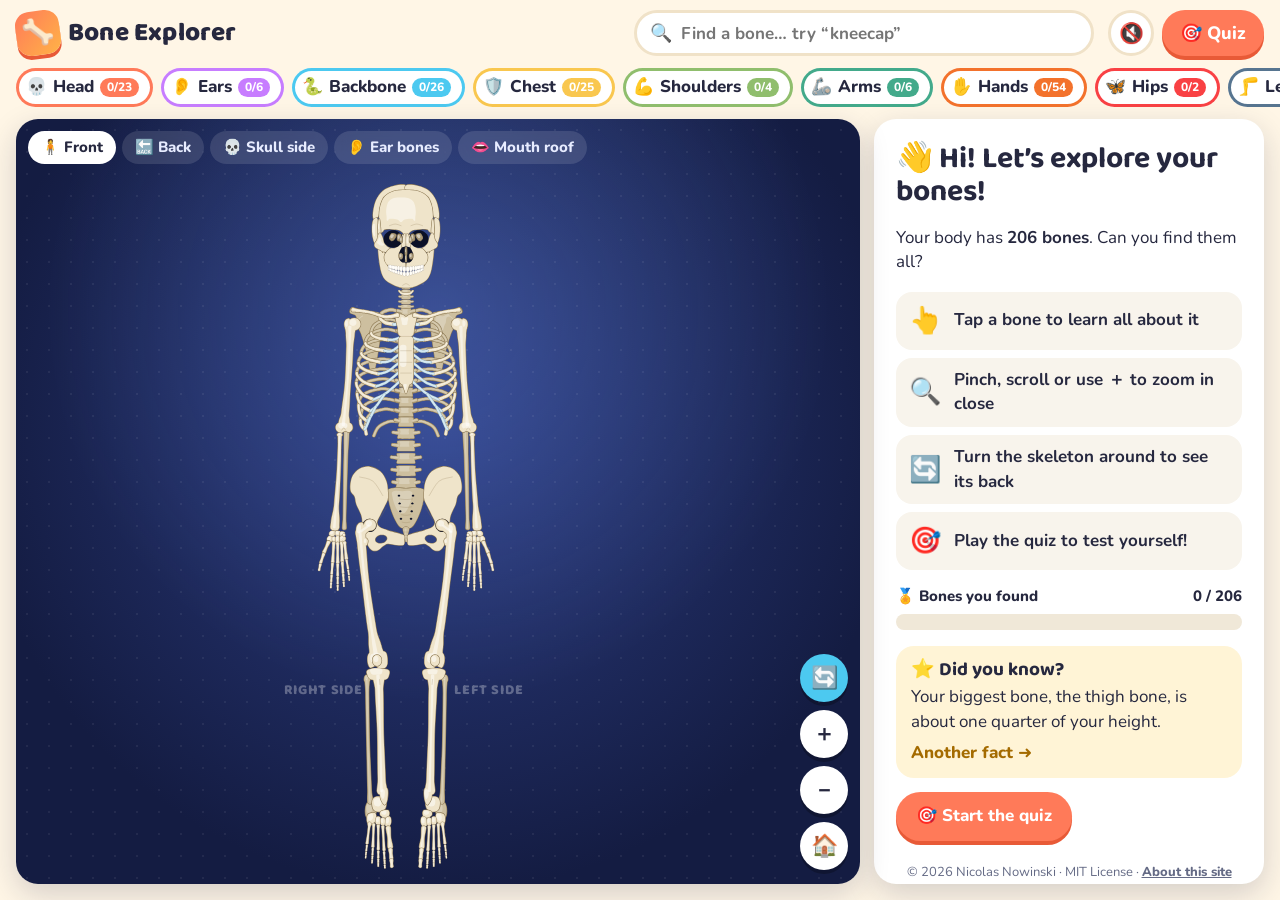
<file: index.html>
<!doctype html>
<!-- Bone Explorer | Copyright (c) 2026 Nicolas Nowinski | MIT License -->
<html lang="en">
<head>
  <meta charset="utf-8">
  <meta name="viewport" content="width=device-width, initial-scale=1, viewport-fit=cover">
  <title>Bone Explorer</title>
  <meta name="description" content="Explore all 206 bones of the human skeleton. Zoom in, tap a bone, and learn fun facts!">
  <meta name="author" content="Nicolas Nowinski">
  <meta name="theme-color" content="#1b2654">
  <link rel="icon" href="data:image/svg+xml,<svg xmlns='http://www.w3.org/2000/svg' viewBox='0 0 100 100'><text y='.9em' font-size='90'>🦴</text></svg>">
  <link rel="preconnect" href="https://fonts.googleapis.com">
  <link rel="preconnect" href="https://fonts.gstatic.com" crossorigin>
  <link href="https://fonts.googleapis.com/css2?family=Baloo+2:wght@600;700;800&family=Nunito:wght@500;700;800&display=swap" rel="stylesheet">
  <link rel="stylesheet" href="css/style.css">
</head>
<body>
  <header class="topbar">
    <a class="brand" href="#" id="brand" aria-label="Bone Explorer home">
      <span class="logo" aria-hidden="true">🦴</span>
      <span class="brand-text">Bone Explorer</span>
    </a>
    <div class="search" id="search-box">
      <span class="search-icon" aria-hidden="true">🔍</span>
      <input id="search" type="search" placeholder="Find a bone… try “kneecap”" autocomplete="off" spellcheck="false"
             aria-label="Search for a bone" aria-controls="search-results" aria-expanded="false" role="combobox">
      <ul id="search-results" class="search-results" role="listbox" hidden></ul>
    </div>
    <div class="top-actions">
      <button class="icon-btn only-mobile" id="btn-search" aria-label="Search">🔍</button>
      <button class="icon-btn" id="btn-sound" aria-pressed="false" title="Read bones out loud" aria-label="Read bones out loud">🔇</button>
      <button class="pill quiz-btn" id="btn-quiz">🎯 <span>Quiz</span></button>
    </div>
  </header>

  <nav class="regions" id="regions" aria-label="Body parts"></nav>

  <main class="stage" id="stage">
    <section class="canvas-wrap" id="canvas-wrap">
      <svg id="skeleton" role="img" aria-label="Interactive skeleton. Tap a bone to learn about it." xmlns="http://www.w3.org/2000/svg">
        <defs>
          <filter id="glow" x="-50%" y="-50%" width="200%" height="200%">
            <feGaussianBlur in="SourceAlpha" stdDeviation="3" result="b"/>
            <feFlood flood-color="#ffd166" result="c"/>
            <feComposite in="c" in2="b" operator="in" result="g"/>
            <feMerge><feMergeNode in="g"/><feMergeNode in="g"/><feMergeNode in="SourceGraphic"/></feMerge>
          </filter>
        </defs>
        <g id="scene-root"></g>
      </svg>

      <div class="scene-tabs" id="scene-tabs" role="tablist" aria-label="Views"></div>

      <div class="head-chips" id="head-chips" hidden>
        <button data-goto="side">💀 Skull from the side</button>
        <button data-goto="ear">👂 Tiny ear bones</button>
        <button data-goto="palate">👄 Roof of the mouth</button>
      </div>

      <div class="zoom-ctrls">
        <button class="round" id="btn-turn" title="Turn the skeleton around" aria-label="Turn around">🔄</button>
        <button class="round" id="zoom-in" aria-label="Zoom in">＋</button>
        <button class="round" id="zoom-out" aria-label="Zoom out">－</button>
        <button class="round" id="zoom-home" aria-label="Show the whole skeleton">🏠</button>
      </div>

      <div class="quizbar" id="quizbar" hidden>
        <div class="quiz-top">
          <span class="quiz-count" id="quiz-count">1 / 10</span>
          <span class="quiz-score" id="quiz-score">⭐ 0</span>
          <button class="quiz-x" id="quiz-stop" aria-label="Stop quiz">✕</button>
        </div>
        <div class="quiz-q" id="quiz-q"></div>
        <div class="quiz-msg" id="quiz-msg" aria-live="polite"></div>
        <div class="quiz-actions">
          <button class="pill soft" id="quiz-say" aria-label="Read the question out loud">🔊</button>
          <button class="pill soft" id="quiz-hint">💡 Hint</button>
          <button class="pill soft" id="quiz-skip">Skip ⏭</button>
          <button class="pill go" id="quiz-next" hidden>Next ▶</button>
        </div>
      </div>

      <div class="tooltip" id="tooltip" hidden></div>
      <div class="sel-tag" id="sel-tag" hidden></div>
      <div class="toast" id="toast" aria-live="polite"></div>
    </section>

    <aside class="panel" id="panel" aria-live="polite">
      <button class="grab" id="grab" aria-label="Show or hide the info card"><span></span></button>
      <div class="panel-body" id="panel-body"></div>
    </aside>
  </main>

  <div class="modal" id="modal" hidden>
    <div class="modal-card" id="modal-card" role="dialog" aria-modal="true"></div>
  </div>
  <div class="confetti" id="confetti" aria-hidden="true"></div>

  <script src="js/geo.js"></script>
  <script src="js/scenes.js"></script>
  <script src="js/bones.js"></script>
  <script src="js/viewer.js"></script>
  <script src="js/app.js"></script>
</body>
</html>
</file>
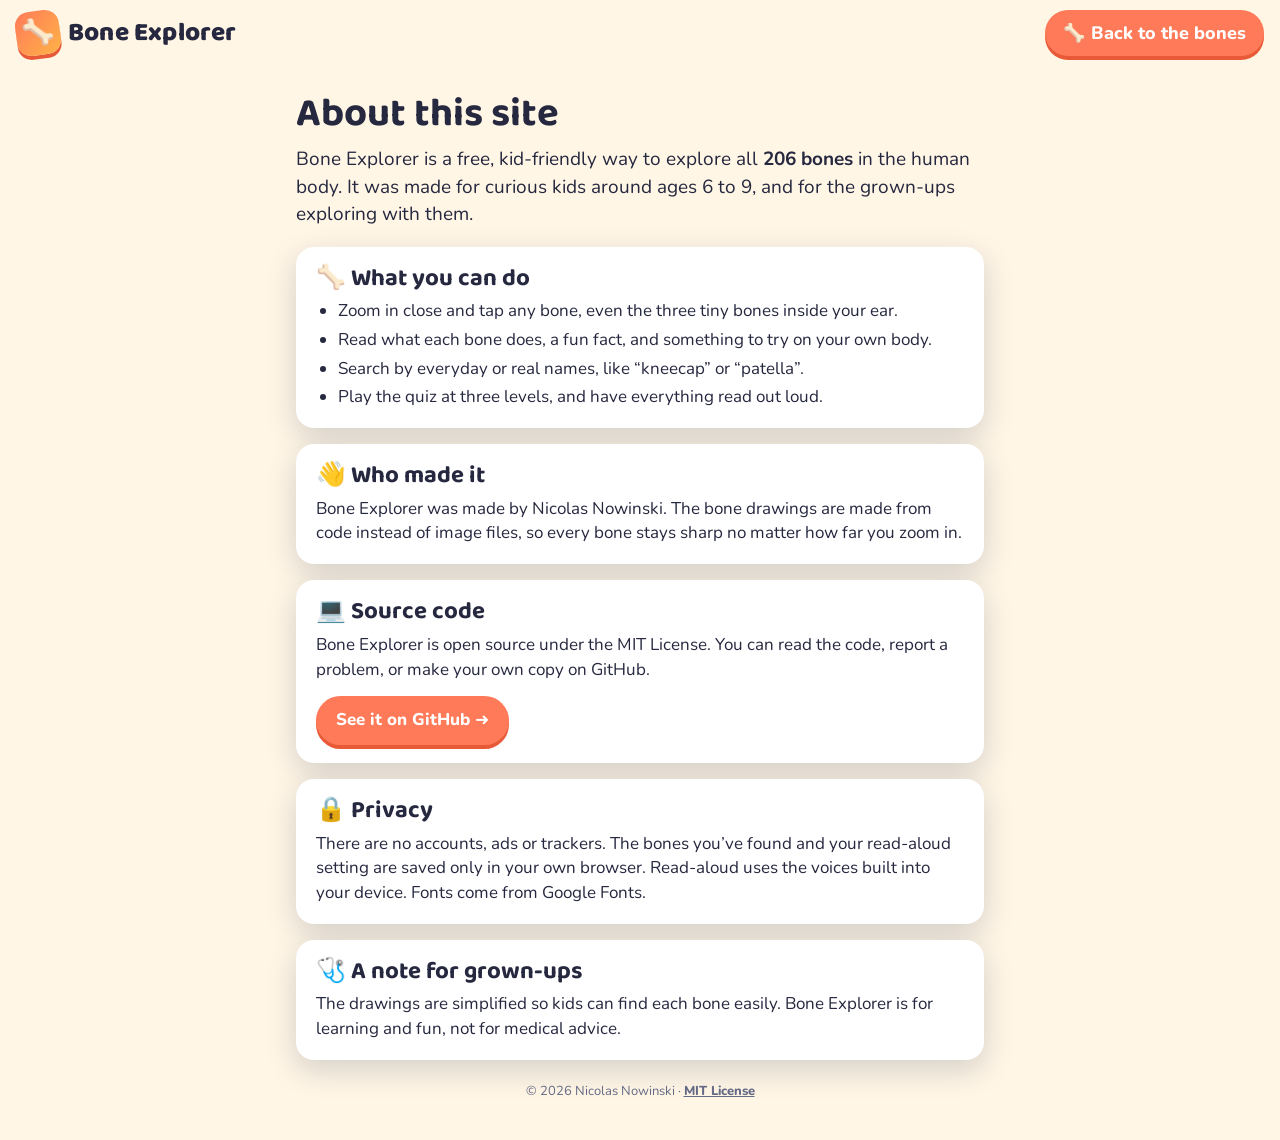
<file: about.html>
<!doctype html>
<!-- Bone Explorer | Copyright (c) 2026 Nicolas Nowinski | MIT License -->
<html lang="en">
<head>
  <meta charset="utf-8">
  <meta name="viewport" content="width=device-width, initial-scale=1, viewport-fit=cover">
  <title>About Bone Explorer</title>
  <meta name="description" content="Where Bone Explorer came from, how it works, and where to find its source code.">
  <meta name="author" content="Nicolas Nowinski">
  <meta name="theme-color" content="#1b2654">
  <link rel="icon" href="data:image/svg+xml,<svg xmlns='http://www.w3.org/2000/svg' viewBox='0 0 100 100'><text y='.9em' font-size='90'>🦴</text></svg>">
  <link rel="preconnect" href="https://fonts.googleapis.com">
  <link rel="preconnect" href="https://fonts.gstatic.com" crossorigin>
  <link href="https://fonts.googleapis.com/css2?family=Baloo+2:wght@600;700;800&family=Nunito:wght@500;700;800&display=swap" rel="stylesheet">
  <link rel="stylesheet" href="css/style.css">
</head>
<body class="page">
  <header class="topbar">
    <a class="brand" href="./" aria-label="Bone Explorer home">
      <span class="logo" aria-hidden="true">🦴</span>
      <span class="brand-text">Bone Explorer</span>
    </a>
    <div class="top-actions">
      <a class="pill quiz-btn" href="./" aria-label="Back to the bones">🦴 <span>Back to the bones</span></a>
    </div>
  </header>

  <main class="about">
    <h1>About this site</h1>
    <p class="lead">Bone Explorer is a free, kid-friendly way to explore all <b>206 bones</b> in the human body. It was made for curious kids around ages 6 to 9, and for the grown-ups exploring with them.</p>

    <section class="box">
      <h2>🦴 What you can do</h2>
      <ul>
        <li>Zoom in close and tap any bone, even the three tiny bones inside your ear.</li>
        <li>Read what each bone does, a fun fact, and something to try on your own body.</li>
        <li>Search by everyday or real names, like “kneecap” or “patella”.</li>
        <li>Play the quiz at three levels, and have everything read out loud.</li>
      </ul>
    </section>

    <section class="box">
      <h2>👋 Who made it</h2>
      <p>Bone Explorer was made by Nicolas Nowinski. The bone drawings are made from code instead of image files, so every bone stays sharp no matter how far you zoom in.</p>
    </section>

    <section class="box">
      <h2>💻 Source code</h2>
      <p>Bone Explorer is open source under the MIT License. You can read the code, report a problem, or make your own copy on GitHub.</p>
      <p><a class="big-btn orange" href="https://github.com/nicknow/bone-explorer">See it on GitHub ➜</a></p>
    </section>

    <section class="box">
      <h2>🔒 Privacy</h2>
      <p>There are no accounts, ads or trackers. The bones you’ve found and your read-aloud setting are saved only in your own browser. Read-aloud uses the voices built into your device. Fonts come from Google Fonts.</p>
    </section>

    <section class="box">
      <h2>🩺 A note for grown-ups</h2>
      <p>The drawings are simplified so kids can find each bone easily. Bone Explorer is for learning and fun, not for medical advice.</p>
    </section>

    <p class="copyright">© 2026 Nicolas Nowinski · <a href="https://github.com/nicknow/bone-explorer/blob/main/LICENSE">MIT License</a></p>
  </main>
</body>
</html>
</file>
<file: css/style.css>
/*! Bone Explorer | Copyright (c) 2026 Nicolas Nowinski | MIT License */
:root {
  --bg: #fff6e6;
  --ink: #26283f;
  --muted: #646a85;
  --card: #ffffff;
  --line: #f0e2c8;
  --accent: #ff7a59;
  --accent-dark: #e85a37;
  --sky: #4cc9f0;
  --good: #22b573;
  --bad: #ef476f;
  --sun: #ffd166;
  --stage-1: #2c3d82;
  --stage-2: #141c42;
  --bone: #efe4ca;
  --bone-far: #cdbf9f;
  --bone-deep: #a89878;
  --bone-edge: #8c7853;
  --rc: #4cc9f0;
  --panel-w: 390px;
  --peek: 84px;
  --radius: 22px;
  --shadow: 0 10px 30px rgba(20, 28, 66, .18);
  --font-head: 'Baloo 2', 'Trebuchet MS', system-ui, sans-serif;
  --font-body: 'Nunito', system-ui, -apple-system, 'Segoe UI', sans-serif;
}

* { box-sizing: border-box; }
html, body { height: 100%; }
body {
  margin: 0;
  background: var(--bg);
  color: var(--ink);
  font-family: var(--font-body);
  font-size: 17px;
  line-height: 1.45;
  display: grid;
  grid-template-rows: auto auto 1fr;
  height: 100dvh;
  overflow: hidden;
  -webkit-tap-highlight-color: transparent;
}
button { font: inherit; color: inherit; cursor: pointer; }
button:focus-visible, input:focus-visible, a:focus-visible { outline: 3px solid var(--sky); outline-offset: 2px; }
[hidden] { display: none !important; }

/* ---------- top bar ---------- */
.topbar {
  display: flex; align-items: center; gap: 14px;
  padding: 10px 16px;
  padding-top: max(10px, env(safe-area-inset-top));
  background: var(--bg);
  position: relative; z-index: 30;
}
.brand { display: flex; align-items: center; gap: 8px; text-decoration: none; color: var(--ink); flex: none; }
.logo {
  display: grid; place-items: center; width: 44px; height: 44px; border-radius: 14px;
  background: linear-gradient(135deg, var(--accent), #ffb347); font-size: 26px;
  box-shadow: 0 4px 0 var(--accent-dark); transform: rotate(-8deg);
}
.brand-text { font-family: var(--font-head); font-weight: 800; font-size: 26px; letter-spacing: .2px; line-height: 1; }

.search { position: relative; flex: 1; max-width: 460px; margin-left: auto; }
.search input {
  width: 100%; height: 46px; border-radius: 999px; border: 3px solid var(--line);
  padding: 0 16px 0 44px; font: inherit; font-weight: 700; background: #fff; color: var(--ink);
}
.search input:focus { border-color: var(--sky); outline: none; }
.search-icon { position: absolute; left: 16px; top: 50%; transform: translateY(-50%); font-size: 18px; pointer-events: none; }
.search-results {
  position: absolute; top: calc(100% + 6px); left: 0; right: 0; margin: 0; padding: 6px; list-style: none;
  background: #fff; border-radius: 18px; box-shadow: var(--shadow); max-height: 60vh; overflow: auto; z-index: 50;
}
.search-results li {
  display: flex; align-items: center; gap: 10px; padding: 9px 12px; border-radius: 12px; cursor: pointer;
}
.search-results li[aria-selected="true"], .search-results li:hover { background: #fff1d9; }
.search-results .em { font-size: 22px; flex: none; }
.search-results .nm { font-weight: 800; }
.search-results .sc { color: var(--muted); font-size: 14px; }
.search-results .none { color: var(--muted); cursor: default; }

.top-actions { display: flex; align-items: center; gap: 8px; flex: none; }
.icon-btn {
  width: 46px; height: 46px; border-radius: 50%; border: 3px solid var(--line); background: #fff; font-size: 20px;
  display: grid; place-items: center;
}
.icon-btn[aria-pressed="true"] { background: #e5f8ff; border-color: var(--sky); }
.pill {
  border: 0; border-radius: 999px; padding: 10px 18px; font-weight: 800; background: #fff; box-shadow: 0 3px 0 rgba(0,0,0,.12);
  transition: transform .1s;
}
.pill:active { transform: translateY(2px); box-shadow: 0 1px 0 rgba(0,0,0,.12); }
.quiz-btn { background: var(--accent); color: #fff; box-shadow: 0 4px 0 var(--accent-dark); font-size: 18px; height: 46px; }
.only-mobile { display: none; }

/* ---------- region chips ---------- */
.regions {
  display: flex; gap: 8px; padding: 2px 16px 12px; overflow-x: auto; scrollbar-width: none;
}
.regions::-webkit-scrollbar { display: none; }
.chip {
  flex: none; display: flex; align-items: center; gap: 6px; border: 0; border-radius: 999px;
  padding: 7px 14px 7px 10px; font-weight: 800; background: #fff; box-shadow: inset 0 0 0 3px var(--c, #ddd);
  white-space: nowrap;
}
.chip .n { font-size: 12px; font-weight: 800; color: #fff; background: var(--c); border-radius: 999px; padding: 1px 7px; }
.chip.active { background: var(--c); color: #fff; }
.chip.active .n { background: rgba(255,255,255,.3); }

/* ---------- stage ---------- */
.stage {
  display: grid; grid-template-columns: 1fr var(--panel-w); gap: 14px;
  padding: 0 16px 16px; min-height: 0;
}
.canvas-wrap {
  position: relative; min-height: 0; border-radius: var(--radius); overflow: hidden;
  background:
    radial-gradient(circle at 50% 25%, rgba(120, 160, 255, .25), transparent 55%),
    radial-gradient(circle at 50% 40%, var(--stage-1), var(--stage-2) 75%);
  box-shadow: var(--shadow);
}
.canvas-wrap::before {
  content: ''; position: absolute; inset: 0; pointer-events: none; opacity: .35;
  background-image: radial-gradient(rgba(255,255,255,.18) 1px, transparent 1.4px);
  background-size: 22px 22px;
}
#skeleton { position: absolute; inset: 0; width: 100%; height: 100%; touch-action: none; user-select: none; -webkit-user-select: none; cursor: grab; display: block; }
#skeleton.dragging { cursor: grabbing; }
#skeleton.flip { animation: flip .5s ease-in-out; }
@keyframes flip { 0% { transform: scaleX(1); } 50% { transform: scaleX(0.02); } 100% { transform: scaleX(1); } }

/* ---------- bones ---------- */
.bone { cursor: pointer; }
.bone .o { fill: var(--bone-edge); stroke: var(--bone-edge); stroke-linejoin: round; fill-rule: evenodd; transition: fill .15s, stroke .15s; }
.bone .f { fill: var(--bone); fill-rule: evenodd; transition: fill .15s; }
.bone.far .f { fill: var(--bone-far); }
.bone.deep .f { fill: var(--bone-deep); }
.bone .s, .decor .s { fill: #fff; opacity: .5; pointer-events: none; }
.bone.far .s { opacity: .25; }
.bone .dl { fill: none; stroke: var(--bone-edge); stroke-linecap: round; opacity: .55; pointer-events: none; }
.decor { pointer-events: none; }
.decor.hole .f { fill: #0b1026; }
.decor.cart .o { fill: #7f9fb0; stroke: #7f9fb0; stroke-linejoin: round; }
.decor.cart .f { fill: #cde4ee; }
.decor.cart .s { opacity: .35; }
.decor.tooth .o { fill: #a59f95; stroke: #a59f95; stroke-linejoin: round; }
.decor.tooth .f { fill: #fffdf7; }
.decor.soft .f { fill: #3b4c88; opacity: .8; }
.decor.drum .f { fill: #f2a7a7; }
.spiral { fill: none; stroke: #9fb3ea; stroke-width: 3.5; stroke-linecap: round; pointer-events: none; }
.note { fill: #fff; font-family: var(--font-head); font-weight: 700; font-size: 14px; pointer-events: none; }
.note.small { font-size: 11px; fill: #c8d3ff; }
.note.big { font-size: 18px; }
.side-label { fill: rgba(255,255,255,.3); font-family: var(--font-head); font-weight: 800; font-size: 34px; letter-spacing: 2px; text-transform: uppercase; pointer-events: none; }

.bone.rhl .f { fill: color-mix(in srgb, var(--rc) 28%, var(--bone)); }
.bone.rhl.far .f { fill: color-mix(in srgb, var(--rc) 28%, var(--bone-far)); }
.bone.rhl .o { fill: color-mix(in srgb, var(--rc) 60%, var(--bone-edge)); stroke: color-mix(in srgb, var(--rc) 60%, var(--bone-edge)); }
.bone.hover .f { fill: #ffe7a3; }
.bone.hover .o { fill: #d29a2c; stroke: #d29a2c; }
.bone.sel { filter: url(#glow); }
.bone.sel .f { fill: #ffb347; }
.bone.sel .o { fill: #b8560b; stroke: #b8560b; }
.bone.good .f { fill: #7ee2a8 !important; }
.bone.good .o { fill: #1d8a55 !important; stroke: #1d8a55 !important; }
.bone.bad .f { fill: #ff9fb3 !important; }
.bone.bad .o { fill: #c0284b !important; stroke: #c0284b !important; }
.bone.found-pulse { animation: pulse 1s ease-in-out 2; }
@keyframes pulse { 50% { opacity: .55; } }

/* ---------- floating controls on the canvas ---------- */
.scene-tabs {
  position: absolute; top: 12px; left: 12px; right: 12px; display: flex; gap: 6px; flex-wrap: wrap; pointer-events: none;
}
.scene-tabs button {
  pointer-events: auto; border: 0; border-radius: 999px; padding: 6px 13px; font-weight: 800; font-size: 15px;
  background: rgba(255,255,255,.12); color: #e7ecff; backdrop-filter: blur(6px); -webkit-backdrop-filter: blur(6px);
}
.scene-tabs button[aria-selected="true"] { background: #fff; color: var(--ink); }
.head-chips {
  position: absolute; left: 12px; bottom: 14px; display: flex; flex-direction: column; gap: 6px; align-items: flex-start;
}
.head-chips button {
  border: 0; border-radius: 999px; padding: 8px 14px; font-weight: 800; background: var(--sun); color: var(--ink);
  box-shadow: 0 3px 0 #d8a73a; animation: pop .35s ease-out;
}
@keyframes pop { from { transform: scale(.6); opacity: 0; } }
.zoom-ctrls { position: absolute; right: 12px; bottom: 14px; display: flex; flex-direction: column; gap: 8px; }
.round {
  width: 48px; height: 48px; border-radius: 50%; border: 0; background: #fff; font-size: 22px; font-weight: 800;
  box-shadow: 0 4px 0 rgba(0,0,0,.25); display: grid; place-items: center; line-height: 1;
}
.round:active { transform: translateY(2px); box-shadow: 0 2px 0 rgba(0,0,0,.25); }
#btn-turn { background: var(--sky); color: #fff; }

.tooltip {
  position: absolute; pointer-events: none; z-index: 5; background: #fff; color: var(--ink); border-radius: 12px;
  padding: 5px 11px; font-weight: 800; font-size: 15px; box-shadow: var(--shadow); white-space: nowrap;
  transform: translate(-50%, calc(-100% - 16px));
}
.tooltip small { display: block; font-weight: 700; color: var(--muted); font-size: 12px; }
.sel-tag {
  position: absolute; pointer-events: none; z-index: 4; background: var(--accent); color: #fff; border-radius: 999px;
  padding: 4px 12px; font-family: var(--font-head); font-weight: 800; font-size: 16px; white-space: nowrap;
  transform: translate(-50%, calc(-100% - 10px)); box-shadow: 0 3px 0 var(--accent-dark);
}
.sel-tag::after {
  content: ''; position: absolute; left: 50%; bottom: -6px; margin-left: -6px; border: 6px solid transparent; border-bottom: 0;
  border-top-color: var(--accent);
}
.toast {
  position: absolute; left: 50%; top: 58px; transform: translate(-50%, -12px); opacity: 0; transition: .25s;
  background: #fff; color: var(--ink); padding: 8px 16px; border-radius: 999px; font-weight: 800; box-shadow: var(--shadow);
  pointer-events: none; z-index: 6; max-width: calc(100% - 32px); text-align: center;
}
.toast.show { opacity: 1; transform: translate(-50%, 0); }

/* ---------- quiz bar ---------- */
.quizbar {
  position: absolute; top: 56px; left: 50%; transform: translateX(-50%); width: min(440px, calc(100% - 24px));
  background: #fff; border-radius: 20px; padding: 12px 14px; box-shadow: var(--shadow); z-index: 7;
  border: 4px solid var(--sun);
}
.quiz-top { display: flex; align-items: center; gap: 10px; font-weight: 800; color: var(--muted); font-size: 14px; }
.quiz-score { color: #c58a00; }
.quiz-x { margin-left: auto; border: 0; background: #f3f0ea; width: 30px; height: 30px; border-radius: 50%; font-weight: 800; }
.quiz-q { font-family: var(--font-head); font-weight: 800; font-size: 22px; line-height: 1.15; margin: 4px 0 2px; }
.quiz-q small { display: block; font-family: var(--font-body); font-size: 14px; color: var(--muted); font-weight: 700; }
.quiz-msg { min-height: 1.4em; font-weight: 800; font-size: 15px; }
.quiz-msg.good { color: var(--good); }
.quiz-msg.bad { color: var(--bad); }
.quiz-actions { display: flex; gap: 6px; flex-wrap: wrap; margin-top: 6px; }
.pill.soft { background: #f6f1e6; box-shadow: none; padding: 7px 13px; }
.pill.go { background: var(--good); color: #fff; box-shadow: 0 3px 0 #178a56; margin-left: auto; }

/* ---------- side panel / bottom sheet ---------- */
.panel {
  background: var(--card); border-radius: var(--radius); box-shadow: var(--shadow); min-height: 0;
  display: flex; flex-direction: column; overflow: hidden;
}
.panel-body { overflow-y: auto; padding: 20px 22px 24px; flex: 1; overscroll-behavior: contain; }
.grab { display: none; }

.card-head { display: flex; gap: 8px; flex-wrap: wrap; align-items: center; margin-bottom: 6px; }
.tag {
  display: inline-flex; align-items: center; gap: 5px; border-radius: 999px; padding: 3px 11px; font-weight: 800; font-size: 13px;
  background: var(--c, #eee); color: #fff; border: 0;
}
.tag.side { background: #eef1ff; color: #3c4cad; }
.close-x { margin-left: auto; border: 0; background: #f3f0ea; width: 34px; height: 34px; border-radius: 50%; font-weight: 800; flex: none; }
.bone-title { font-family: var(--font-head); font-size: 34px; line-height: 1.05; margin: 6px 0 4px; font-weight: 800; }
.sci { display: flex; align-items: center; gap: 8px; flex-wrap: wrap; color: var(--muted); font-weight: 700; margin-bottom: 14px; }
.sci b { color: var(--ink); }
.say { background: #fff1d9; border-radius: 8px; padding: 0 7px; font-size: 14px; color: #8a5a00; }
.speak-btn {
  border: 0; background: var(--sky); color: #fff; border-radius: 999px; padding: 8px 16px; font-weight: 800;
  box-shadow: 0 3px 0 #2a9cc4; display: inline-flex; align-items: center; gap: 6px;
}
.speak-btn.speaking { background: #2a9cc4; }
.box { border-radius: 18px; padding: 13px 15px; margin: 12px 0; }
.box h3 { margin: 0 0 4px; font-family: var(--font-head); font-size: 19px; line-height: 1.2; }
.box p { margin: 0; }
.box.what { background: #f2f7ff; }
.box.fact { background: #fff4d6; }
.box.try { background: #e9fbef; }
.muted { color: var(--muted); }
.small { font-size: 14px; }
.goto-row { display: flex; gap: 8px; flex-wrap: wrap; margin: 12px 0; }
.goto { border: 0; border-radius: 999px; padding: 8px 14px; font-weight: 800; background: var(--sun); box-shadow: 0 3px 0 #d8a73a; }
.nav-row { display: flex; align-items: center; gap: 8px; margin-top: 16px; border-top: 2px dashed var(--line); padding-top: 14px; }
.nav-row .where { flex: 1; text-align: center; font-weight: 800; color: var(--muted); font-size: 14px; }
.nav-row button { border: 0; background: #f3f0ea; border-radius: 999px; padding: 8px 14px; font-weight: 800; }

.welcome h2, .region-card h2 { font-family: var(--font-head); font-size: 30px; line-height: 1.1; margin: 4px 0 8px; }
.welcome .hello { font-size: 52px; line-height: 1; }
.steps { list-style: none; padding: 0; margin: 14px 0; display: grid; gap: 8px; }
.steps li { display: flex; gap: 12px; align-items: center; background: #f8f4ec; border-radius: 16px; padding: 10px 12px; font-weight: 700; }
.steps .i { font-size: 26px; flex: none; width: 34px; text-align: center; }
.progress { margin: 16px 0; }
.progress .lbl { display: flex; justify-content: space-between; font-weight: 800; font-size: 15px; margin-bottom: 6px; }
.bar { height: 16px; border-radius: 999px; background: #f0e8d8; overflow: hidden; }
.bar > i { display: block; height: 100%; border-radius: 999px; background: linear-gradient(90deg, var(--good), #9be15d); transition: width .5s; }
.btn-row { display: flex; gap: 10px; flex-wrap: wrap; margin-top: 14px; }
.big-btn {
  border: 0; border-radius: 999px; padding: 12px 20px; font-weight: 800; font-size: 17px; color: #fff; background: var(--sky);
  box-shadow: 0 4px 0 #2a9cc4;
}
.big-btn.orange { background: var(--accent); box-shadow: 0 4px 0 var(--accent-dark); }
.big-btn:active { transform: translateY(2px); box-shadow: 0 2px 0 rgba(0,0,0,.2); }
.copyright { margin: 22px 0 0; font-size: 13px; color: var(--muted); text-align: center; }
.more-fact { border: 0; background: none; color: #a46b00; font-weight: 800; padding: 6px 0 0; }

.region-card .side-switch { display: inline-flex; background: #f3f0ea; border-radius: 999px; padding: 4px; margin: 4px 0 10px; }
.region-card .side-switch button { border: 0; background: none; border-radius: 999px; padding: 6px 14px; font-weight: 800; }
.region-card .side-switch button[aria-pressed="true"] { background: #fff; box-shadow: 0 2px 6px rgba(0,0,0,.1); }
.bone-grid { display: grid; grid-template-columns: repeat(auto-fill, minmax(150px, 1fr)); gap: 8px; }
.bone-grid button {
  text-align: left; border: 0; border-radius: 14px; padding: 8px 11px; background: #f8f4ec; font-weight: 800; font-size: 14px; line-height: 1.2;
  display: flex; gap: 8px; align-items: center;
}
.bone-grid button small { display: block; font-weight: 700; color: var(--muted); font-size: 12px; }
.bone-grid button .ck { flex: none; width: 20px; height: 20px; border-radius: 50%; background: #e6dfd0; display: grid; place-items: center; font-size: 12px; color: #fff; }
.bone-grid button.found .ck { background: var(--good); }
.bone-grid button:hover { background: #fff1d9; }

/* ---------- modal ---------- */
.modal {
  position: fixed; inset: 0; z-index: 100; background: rgba(20, 28, 66, .55); display: grid; place-items: center; padding: 16px;
  backdrop-filter: blur(3px); -webkit-backdrop-filter: blur(3px);
}
.modal-card {
  background: #fff; border-radius: 28px; padding: 26px 24px; width: min(460px, 100%); max-height: calc(100dvh - 32px); overflow: auto;
  text-align: center; box-shadow: var(--shadow); animation: pop .3s ease-out;
}
.modal-card h2 { font-family: var(--font-head); font-size: 32px; margin: 4px 0 6px; line-height: 1.1; }
.modal-card .em { font-size: 56px; line-height: 1; }
.levels { display: grid; gap: 10px; margin: 18px 0 8px; }
.levels button {
  border: 0; border-radius: 18px; padding: 12px 16px; text-align: left; display: flex; gap: 12px; align-items: center;
  background: #f8f4ec; box-shadow: inset 0 0 0 3px transparent; font-weight: 700;
}
.levels button:hover { box-shadow: inset 0 0 0 3px var(--sun); }
.levels .e { font-size: 34px; }
.levels b { display: block; font-family: var(--font-head); font-size: 21px; line-height: 1.1; }
.levels small { color: var(--muted); font-weight: 700; }
.stars { font-size: 46px; letter-spacing: 6px; margin: 8px 0; }
.link-btn { border: 0; background: none; color: var(--muted); font-weight: 800; margin-top: 8px; }

/* ---------- confetti ---------- */
.confetti { position: fixed; inset: 0; pointer-events: none; z-index: 120; overflow: hidden; }
.confetti i { position: absolute; width: 10px; height: 14px; border-radius: 2px; top: -20px; animation: fall linear forwards; }
@keyframes fall { to { transform: translate(var(--dx), 110vh) rotate(var(--r)); } }

/* ---------- phones and small tablets ---------- */
/* ---------- about page ---------- */
body.page { display: block; height: auto; min-height: 100dvh; overflow: auto; }
body.page .top-actions { margin-left: auto; }
a.pill { display: inline-flex; align-items: center; gap: 6px; text-decoration: none; }
.about { max-width: 720px; margin: 0 auto; padding: 8px 16px max(40px, env(safe-area-inset-bottom)); }
.about h1 { font-family: var(--font-head); font-size: 40px; line-height: 1.1; margin: 18px 0 10px; }
.about .lead { font-size: 19px; margin: 0 0 18px; }
.about .box { background: var(--card); box-shadow: var(--shadow); padding: 18px 20px; margin: 16px 0; }
.about .box h2 { margin: 0 0 6px; font-family: var(--font-head); font-size: 24px; line-height: 1.2; }
.about .box p + p { margin-top: 14px; }
.about .box ul { margin: 0; padding-left: 22px; }
.about .box li + li { margin-top: 4px; }
.about a.big-btn { display: inline-block; text-decoration: none; }
.about .copyright a, .welcome .copyright a { color: inherit; font-weight: 800; }

@media (max-width: 820px) {
  body { font-size: 16px; }
  .topbar { padding: 8px 12px; padding-top: max(8px, env(safe-area-inset-top)); gap: 8px; }
  .logo { width: 38px; height: 38px; font-size: 22px; border-radius: 12px; }
  .brand-text { font-size: 22px; }
  .only-mobile { display: grid; }
  .search { display: none; position: absolute; left: 10px; right: 10px; top: calc(100% - 4px); max-width: none; margin: 0; }
  body.searching .search { display: block; }
  .icon-btn { width: 42px; height: 42px; font-size: 18px; }
  .quiz-btn { height: 42px; padding: 8px 14px; font-size: 16px; }
  .regions { padding: 0 12px 8px; }
  .chip { padding: 6px 12px 6px 9px; font-size: 15px; }
  .stage { display: block; position: relative; padding: 0; }
  .canvas-wrap { position: absolute; inset: 0; border-radius: 0; }
  .zoom-ctrls { bottom: calc(var(--sheet-h, var(--peek)) + 10px); right: 10px; gap: 7px; flex-direction: row; transition: bottom .3s cubic-bezier(.3, .8, .3, 1); }
  .round { width: 44px; height: 44px; font-size: 20px; }
  .head-chips { bottom: calc(var(--sheet-h, var(--peek)) + 64px); left: 10px; transition: bottom .3s cubic-bezier(.3, .8, .3, 1); }
  .head-chips button { font-size: 14px; padding: 7px 12px; }
  .scene-tabs { top: 8px; left: 8px; right: 8px; flex-wrap: nowrap; overflow-x: auto; scrollbar-width: none; }
  .scene-tabs::-webkit-scrollbar { display: none; }
  .scene-tabs button { flex: none; font-size: 14px; padding: 6px 11px; }
  .quizbar { top: 48px; padding: 8px 12px; border-width: 3px; }
  .quiz-q { font-size: 19px; }
  .quiz-q small { font-size: 13px; }
  .quiz-msg { font-size: 14px; }
  .quiz-actions { margin-top: 2px; }
  .panel {
    position: absolute; left: 0; right: 0; bottom: 0; z-index: 20; max-height: 54%;
    border-radius: 24px 24px 0 0; box-shadow: 0 -8px 30px rgba(20, 28, 66, .3);
    transform: translateY(calc(100% - var(--peek))); transition: transform .3s cubic-bezier(.3, .8, .3, 1);
    padding-bottom: env(safe-area-inset-bottom);
  }
  .panel.open { transform: translateY(0); }
  .grab {
    display: block; border: 0; background: none; padding: 10px 0 2px; width: 100%; flex: none; cursor: pointer;
  }
  .grab span { display: block; width: 46px; height: 6px; border-radius: 99px; background: #ddd3c0; margin: 0 auto; }
  .panel-body { padding: 4px 18px 20px; }
  .panel:not(.open) .panel-body { overflow: hidden; }
  .bone-title { font-size: 28px; }
  .welcome h2, .region-card h2 { font-size: 25px; }
  .welcome .hello { font-size: 40px; }
  .side-label { font-size: 40px; }
}
@media (max-width: 440px) {
  .logo { width: 34px; height: 34px; font-size: 20px; }
  .brand-text { font-size: 20px; }
  .icon-btn { width: 40px; height: 40px; }
  .quiz-btn { width: 44px; padding: 0; justify-content: center; display: grid; place-items: center; }
  .quiz-btn span { display: none; }
}
@media (prefers-reduced-motion: reduce) {
  *, *::before, *::after { animation-duration: .01ms !important; transition-duration: .01ms !important; }
}
</file>
